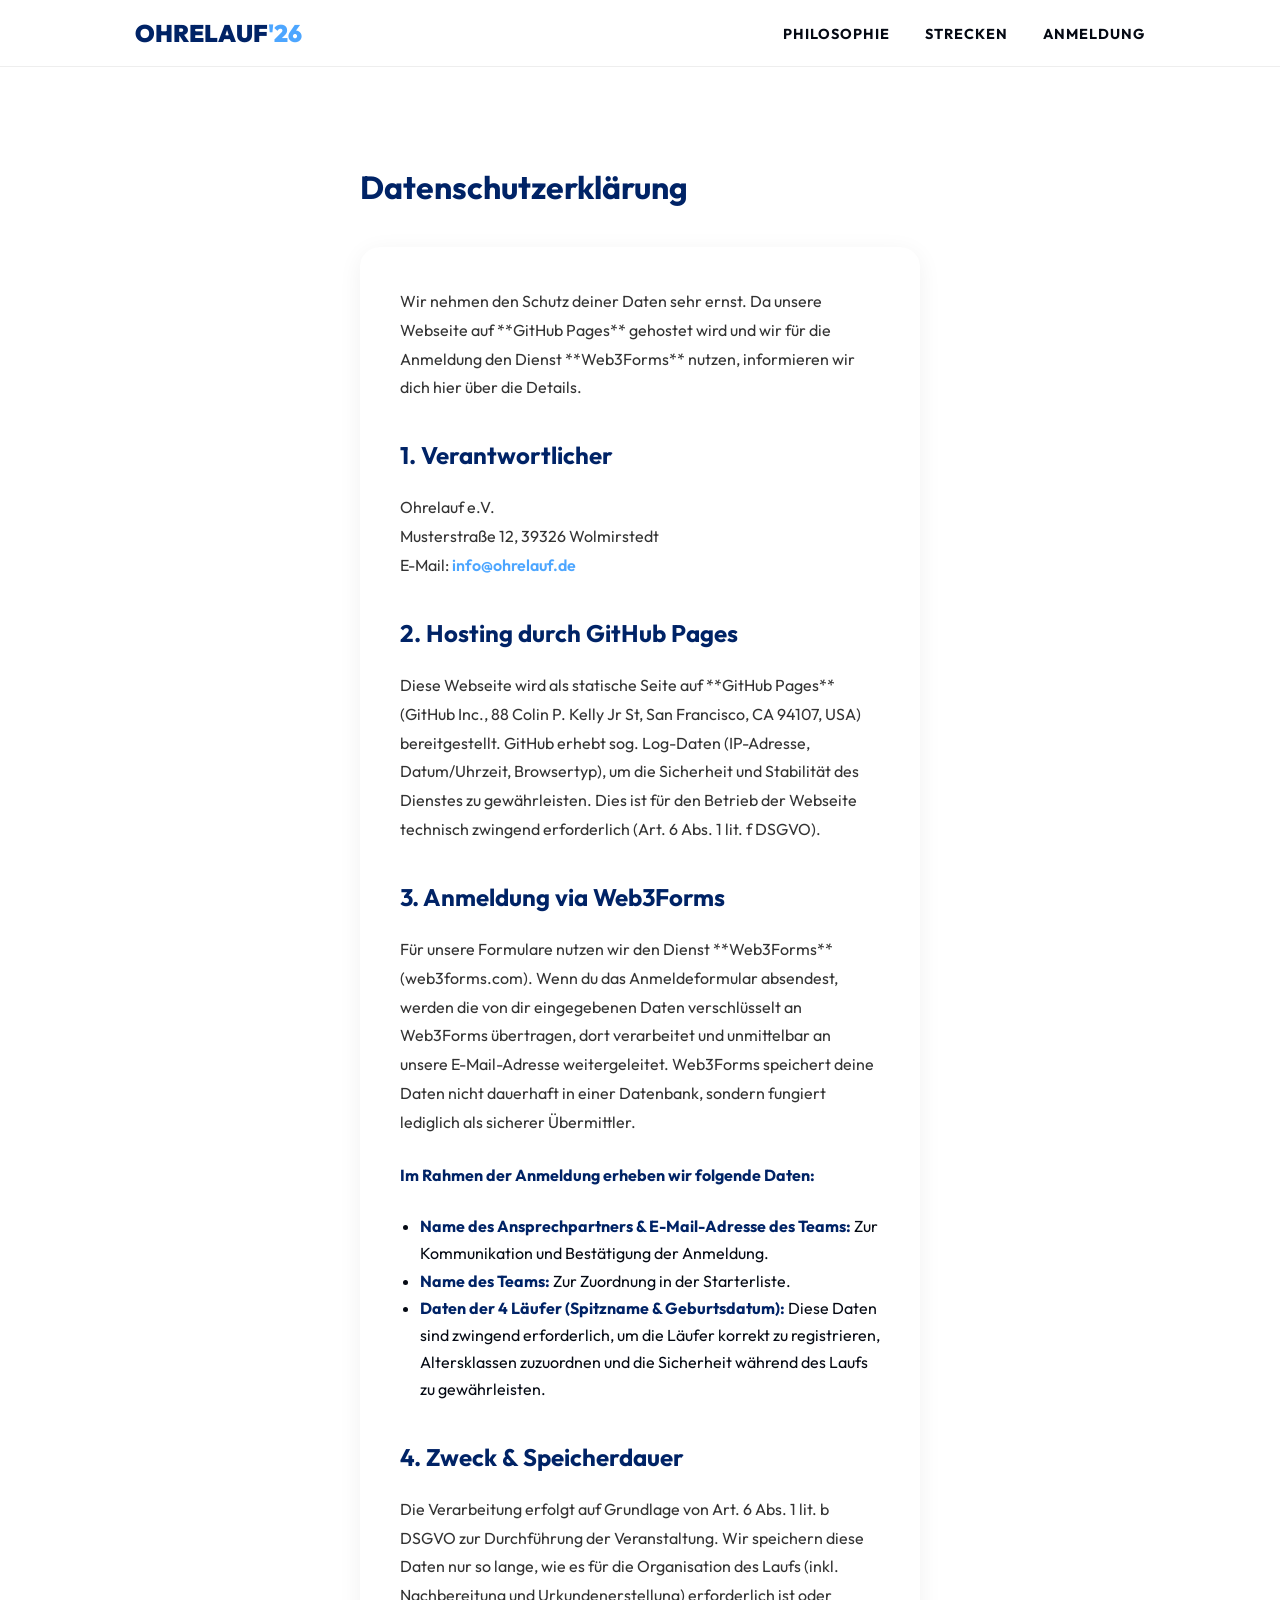
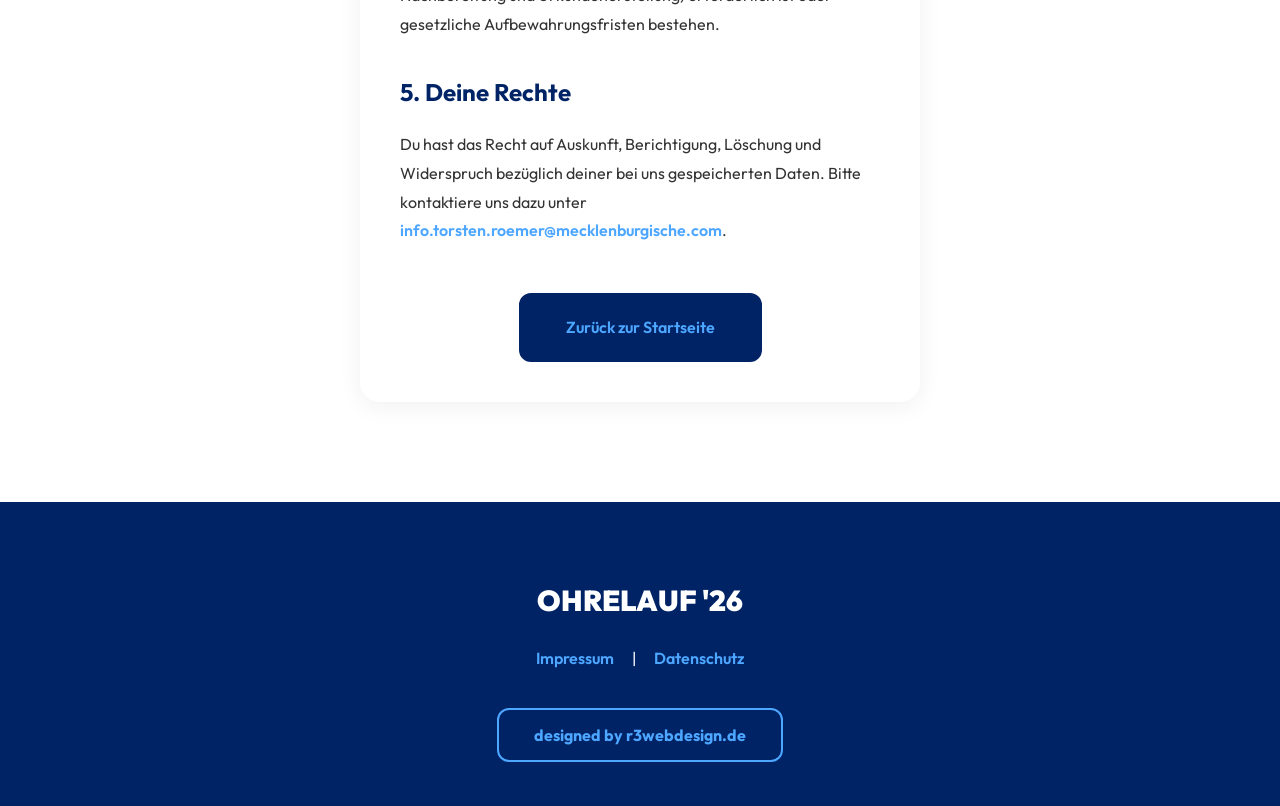
<file: datenschutz/datenschutz.html>
<!DOCTYPE html>
<html lang="de">
<head>
    <meta charset="UTF-8">
    <meta name="viewport" content="width=device-width, initial-scale=1.0">
    <title>Datenschutz | Wolmirstedter Ohrelauf 2026</title>
    <link href="https://fonts.googleapis.com/css2?family=Outfit:wght@300;400;700;900&display=swap" rel="stylesheet">
    <link rel="stylesheet" href="../style.css">
</head>
<body>
    <header class="header">
        <div class="container header-grid">
            <div class="logo">
                <a href="/" style="text-decoration: none; color: inherit;">
                    OHRELAUF<span>'26</span>
                </a>
            </div>
            <nav class="nav" id="main-nav">
                <ul>
                    <li><a href="../#philosophie">Philosophie</a></li>
                    <li><a href="../#strecken">Strecken</a></li>
                    <li><a href="../#anmeldung">Anmeldung</a></li>
                </ul>
            </nav>
        </div>
    </header>

    <div class="page-wrapper">
        <main>
            <section class="section">
                <div class="container">
                    <div class="container-small">
                        <h1 class="section-title">Datenschutzerklärung</h1>
                        
                        <div class="legal-content">
                            <p>
                                Wir nehmen den Schutz deiner Daten sehr ernst. Da unsere Webseite auf **GitHub Pages** gehostet wird und wir für die Anmeldung den Dienst **Web3Forms** nutzen, informieren wir dich hier über die Details.
                            </p>

                            <h2 style="font-size: 1.5rem; color: var(--brand); margin: 2rem 0 1rem 0;">1. Verantwortlicher</h2>
                            <p>
                                Ohrelauf e.V.<br>
                                Musterstraße 12, 39326 Wolmirstedt<br>
                                E-Mail: <a href="mailto:info@ohrelauf.de">info@ohrelauf.de</a>
                            </p>

                            <h2 style="font-size: 1.5rem; color: var(--brand); margin: 2rem 0 1rem 0;">2. Hosting durch GitHub Pages</h2>
                            <p>
                                Diese Webseite wird als statische Seite auf **GitHub Pages** (GitHub Inc., 88 Colin P. Kelly Jr St, San Francisco, CA 94107, USA) bereitgestellt. GitHub erhebt sog. Log-Daten (IP-Adresse, Datum/Uhrzeit, Browsertyp), um die Sicherheit und Stabilität des Dienstes zu gewährleisten. Dies ist für den Betrieb der Webseite technisch zwingend erforderlich (Art. 6 Abs. 1 lit. f DSGVO).
                            </p>

                            <h2 style="font-size: 1.5rem; color: var(--brand); margin: 2rem 0 1rem 0;">3. Anmeldung via Web3Forms</h2>
                            <p>
                                Für unsere Formulare nutzen wir den Dienst **Web3Forms** (web3forms.com). Wenn du das Anmeldeformular absendest, werden die von dir eingegebenen Daten verschlüsselt an Web3Forms übertragen, dort verarbeitet und unmittelbar an unsere E-Mail-Adresse weitergeleitet. Web3Forms speichert deine Daten nicht dauerhaft in einer Datenbank, sondern fungiert lediglich als sicherer Übermittler.
                            </p>
                            
                            <p><strong>Im Rahmen der Anmeldung erheben wir folgende Daten:</strong></p>
                            <ul style="margin-left: 20px; margin-bottom: 1.5rem; line-height: 1.7;">
                                <li><strong>Name des Ansprechpartners & E-Mail-Adresse des Teams:</strong> Zur Kommunikation und Bestätigung der Anmeldung.</li>
                                <li><strong>Name des Teams:</strong> Zur Zuordnung in der Starterliste.</li>
                                <li><strong>Daten der 4 Läufer (Spitzname & Geburtsdatum):</strong> Diese Daten sind zwingend erforderlich, um die Läufer korrekt zu registrieren, Altersklassen zuzuordnen und die Sicherheit während des Laufs zu gewährleisten.</li>
                            </ul>

                            <h2 style="font-size: 1.5rem; color: var(--brand); margin: 2rem 0 1rem 0;">4. Zweck & Speicherdauer</h2>
                            <p>
                                Die Verarbeitung erfolgt auf Grundlage von Art. 6 Abs. 1 lit. b DSGVO zur Durchführung der Veranstaltung. Wir speichern diese Daten nur so lange, wie es für die Organisation des Laufs (inkl. Nachbereitung und Urkundenerstellung) erforderlich ist oder gesetzliche Aufbewahrungsfristen bestehen.
                            </p>

                            <h2 style="font-size: 1.5rem; color: var(--brand); margin: 2rem 0 1rem 0;">5. Deine Rechte</h2>
                            <p>
                                Du hast das Recht auf Auskunft, Berichtigung, Löschung und Widerspruch bezüglich deiner bei uns gespeicherten Daten. Bitte kontaktiere uns dazu unter <a href="mailto:info.torsten.roemer@mecklenburgische.com">info.torsten.roemer@mecklenburgische.com</a>.
                            </p>

                            <div style="margin-top: 3rem; text-align: center;">
                                <a href="/" class="btn-primary">Zurück zur Startseite</a>
                            </div>
                        </div>
                    </div>
                </div>
            </section>
        </main>

        <footer class="footer">
            <div class="container centered">
                <div class="footer-logo">OHRELAUF '26</div>
                <div class="footer-nav">
                    <a href="../impressum/">Impressum</a> | <a href="../datenschutz/">Datenschutz</a>
                </div>
                <div class="portfolio-wrap">
                    <a href="https://r3webdesign.de" target="_blank" class="r3-button">
                        <span class="r3-txt">designed by r3webdesign.de</span>
                        <span class="r3-flare"></span>
                    </a>
                </div>
            </div>
        </footer>
    </div>
</body>
</html>
</file>
<file: style.css>
/* Outfit – self-hosted (latin + latin-ext, SIL OFL) */
@font-face {
font-family: 'Outfit';
font-style: normal;
font-weight: 300;
font-display: swap;
src: url('fonts/outfit/outfit-300.woff2') format('woff2');
}

@font-face {
font-family: 'Outfit';
font-style: normal;
font-weight: 400;
font-display: swap;
src: url('fonts/outfit/outfit-400.woff2') format('woff2');
}

@font-face {
font-family: 'Outfit';
font-style: normal;
font-weight: 700;
font-display: swap;
src: url('fonts/outfit/outfit-700.woff2') format('woff2');
}

@font-face {
font-family: 'Outfit';
font-style: normal;
font-weight: 900;
font-display: swap;
src: url('fonts/outfit/outfit-900.woff2') format('woff2');
}

/* --- 1. CORE RESET --- */
* {
margin: 0;
padding: 0;
box-sizing: border-box;
-webkit-font-smoothing: antialiased;
}

:root {
--brand: #002366;
--brand-light: #4da6ff;
--yellow: #FFDE21;
--white: #ffffff;
--black: #050a14;
--gray: #f8fafc;
}

html {
overflow-x: hidden;
overflow-x: clip;
max-width: 100%;
}

body {
font-family: 'Outfit', sans-serif;
color: var(--black);
background: var(--white);
overflow-x: hidden;
overflow-x: clip;
width: 100%;
max-width: 100%;
}

/* --- 2. CONTAINER SYSTEM --- */
.container {
max-width: 1050px;
margin: 0 auto;
padding: 0 20px;
width: 100%;
min-width: 0;
}

.container-small {
max-width: 600px;
margin: 0 auto;
padding: 0 20px;
}

.centered {
text-align: center;
}

/* --- 3. MOBILE SPLASH (FIXIERTER VORHANG) --- */
.mobile-splash {
display: none; /* Hide on Desktop */
}

@media (max-width: 768px) {
/* Der Vorhang - nur auf Startseite sichtbar */
.mobile-splash {
display: none; /* Standardmäßig aus */
position: fixed;
top: 0;
left: 0;
width: 100%;
height: 100vh;
height: 100dvh;
z-index: 1;
flex-direction: column;
justify-content: flex-start;
align-items: center;
padding-top: 12dvh;
text-align: center;
color: white;
overflow: hidden;
}

/* NUR auf der Startseite einblenden */
body.is-home .mobile-splash {
display: flex;
}

.splash-ui-stack {
display: flex;
flex-direction: column;
align-items: center;
width: 100%;
padding: 0 12px;
box-sizing: border-box;
}

.splash-bg {
position: absolute;
top: 0;
left: 0;
width: 100%;
height: 100%;
background: linear-gradient(rgba(0,35,102,0.7), rgba(0,0,0,0.9)), 
url('images/vorhang.webp') center/cover;
z-index: -1;
}

.pre-title {
display: block;
color: var(--brand-light);
text-transform: uppercase;
letter-spacing: 4px;
font-weight: 400;
font-size: 1rem;
margin-bottom: 5px;
}

.main-title {
font-size: 3.5rem;
font-weight: 900;
line-height: 1;
}

.sponsor-label {
color: var(--yellow);
margin-top: 0.35rem;
text-align: center;
font-size: 0.5rem;
line-height: 1;
font-weight: 500;
letter-spacing: 0;
white-space: nowrap;
}

.timer-mob {
margin-top: auto;
margin-bottom: 12dvh;
}

.days-val {
display: block;
font-size: 6rem;
font-weight: 900;
color: var(--brand-light);
line-height: 1;
}

.timer-mob label {
font-size: 1.1rem;
font-weight: 700;
text-transform: uppercase;
}

.swipe-area {
position: absolute;
bottom: 3dvh;
left: 50%;
transform: translateX(-50%);
text-align: center;
width: 100%;
}

.arrow-up {
font-size: 2.5rem;
color: var(--white);
animation: swipeUp 2s infinite ease-in-out;
margin-bottom: 5px;
}

.swipe-text {
display: block;
font-size: 0.9rem;
color: rgba(255, 255, 255, 0.8);
text-transform: uppercase;
letter-spacing: 1px;
}

/* Page Wrapper - Standardmäßig KEIN margin-top */
.page-wrapper {
position: relative;
z-index: 10;
margin-top: 0;
background: var(--white);
min-height: auto;
max-width: 100%;
overflow-x: hidden;
overflow-x: clip;
}

/* NUR auf Startseite: margin-top + shadow */
body.is-home .page-wrapper {
margin-top: 100vh;
margin-top: 100dvh;
box-shadow: 0 -30px 60px rgba(0,0,0,0.4);
min-height: 100vh;
min-height: 100dvh;
}
}

/* Desktop Reset */
@media (min-width: 769px) {
.mobile-splash {
display: none !important;
}
.page-wrapper {
margin-top: 0 !important;
box-shadow: none !important;
}
}

.days-val {
display: block;
font-size: 6rem;
font-weight: 900;
color: var(--brand-light);
line-height: 1;
}

.timer-mob label {
font-size: 1.1rem;
font-weight: 700;
text-transform: uppercase;
}

.arrow-up {
font-size: 2.5rem;
color: var(--white);
animation: swipeUp 2s infinite ease-in-out;
margin-bottom: 5px;
}

.swipe-text {
display: block;
font-size: 0.9rem;
color: rgba(255, 255, 255, 0.8);
text-transform: uppercase;
letter-spacing: 1px;
}

/* --- 4. HEADER (SAUBER & MITTIG) --- */
.header {
background: rgba(255,255,255,0.95);
backdrop-filter: blur(15px);
position: sticky;
top: 0;
z-index: 1000;
padding: 18px 0;
border-bottom: 1px solid #eee;
}

.header-grid {
display: flex;
justify-content: space-between;
align-items: center;
}

.logo {
font-weight: 900;
font-size: 1.5rem;
color: var(--brand);
}

.logo span { color: var(--brand-light); }

.nav ul {
display: flex;
list-style: none; /* Keine Punkte! */
gap: 35px;
}

.nav a {
text-decoration: none;
color: var(--black);
font-weight: 700;
font-size: 0.9rem;
text-transform: uppercase;
letter-spacing: 1px;
}

@media (max-width: 768px) {
.nav { display: none; }
}

/* --- 5. DESKTOP HERO (KOMPAKT) --- */
.hero-desktop {
display: flex;
justify-content: center;
padding: 100px 0;
}

@media (max-width: 768px) {
.hero-desktop { display: none; }
}

.hero-grid {
display: grid;
grid-template-columns: 1fr 1fr;
max-width: 1050px;
gap: 60px;
align-items: center;
}

.hero-text h1 {
font-size: 4.8rem;
font-weight: 900;
line-height: 0.85;
color: var(--brand);
letter-spacing: -3px;
margin-bottom: 25px;
}

.gradient {
background: linear-gradient(45deg, var(--brand), var(--brand-light));
-webkit-background-clip: text;
-webkit-text-fill-color: transparent;
}

.countdown {
font-size: 2.2rem;
font-weight: 900;
color: var(--brand-light);
margin-bottom: 30px;
}

.hero-img-stack {
position: relative;
}

.main-img {
width: 100%;
border-radius: 40px;
position: relative;
z-index: 2;
box-shadow: 0 40px 100px rgba(0,35,102,0.12);
}

.glow {
position: absolute;
top: 50%; left: 50%; transform: translate(-50%, -50%);
width: 110%; height: 110%;
background: radial-gradient(circle, rgba(0,68,204,0.15) 0%, transparent 70%);
filter: blur(80px);
z-index: 1;
}

.stats-card {
position: absolute;
bottom: -20px; left: -40px;
background: rgba(255,255,255,0.85);
backdrop-filter: blur(25px);
padding: 25px;
border-radius: 25px;
z-index: 3;
box-shadow: 0 20px 50px rgba(0,0,0,0.08);
text-decoration: none;
color: var(--brand);
cursor: pointer;
}

.stats-card:hover {
color: var(--brand-light);
}

.stats-card:focus-visible {
outline: 3px solid var(--brand-light);
outline-offset: 3px;
}

/* --- 6. DIE 3 KARTEN --- */
/* === STRECKENKARTEN – Vorhang von oben === */
.card-grid {
display: grid;
grid-template-columns: 1fr;
gap: 25px;
margin-top: 40px;
}

.flip-card {
height: 420px;
cursor: pointer;
transition: transform 0.2s ease;
position: relative;
overflow: hidden;
border-radius: 25px;
isolation: isolate;
-webkit-tap-highlight-color: transparent;
}

.flip-card:active {
transform: scale(0.98);
}

.card-inner {
position: relative;
width: 100%;
height: 100%;
}

.card-front, .card-back {
position: absolute;
width: 100%;
height: 100%;
border-radius: 25px;
overflow: hidden;
box-shadow: 0 8px 30px rgba(0, 35, 102, 0.08);
}

/* FRONT CARD */
.card-front {
background: white;
display: flex;
flex-direction: column;
}

.c-img {
height: 60%;
overflow: hidden;
position: relative;
background: #f5f5f5;
}

.c-img img {
width: 100%;
height: 100%;
object-fit: contain;
object-position: center;
transition: transform 0.5s ease;
}

/* Gradient Overlay - NUR auf Vorderseite */
.card-front .c-img::after {
content: '';
position: absolute;
top: 0;
left: 0;
right: 0;
bottom: 0;
background: linear-gradient(to bottom, 
rgba(77, 166, 255, 0.15) 0%,
rgba(77, 166, 255, 0.08) 30%,
rgba(255, 255, 255, 0.3) 70%,
rgba(255, 255, 255, 1) 100%
);
pointer-events: none;
z-index: 1;
}

.flip-card:hover .c-img img {
transform: scale(1.03);
}

.c-content {
height: 40%;
padding: 25px 25px 15px 25px;
display: flex;
flex-direction: column;
justify-content: center;
align-items: center;
text-align: center;
position: relative;
}

.c-content h3 {
font-size: 1.6rem;
font-weight: 800;
color: var(--brand);
margin-bottom: 8px;
letter-spacing: -0.5px;
}

.c-content p {
font-size: 1.1rem;
color: #666;
font-weight: 500;
margin-bottom: 15px;
}

/* BACK CARD – Vorhang-Overlay */
.card-back {
color: white;
transform: translate3d(0, -100%, 0);
transition: transform 0.65s cubic-bezier(0.32, 0.72, 0, 1);
background:
linear-gradient(180deg, rgba(0, 35, 102, 0.82) 0%, rgba(0, 35, 102, 0.94) 100%),
url('images/vorhang.webp') center top / cover no-repeat;
display: flex;
flex-direction: column;
justify-content: center;
align-items: center;
padding: 40px 30px 30px 30px;
text-align: center;
position: relative;
z-index: 4;
will-change: transform;
}

.card-back::before {
content: '';
position: absolute;
left: 0;
right: 0;
bottom: 0;
height: 32px;
background: linear-gradient(to bottom, transparent, rgba(0, 0, 0, 0.4));
pointer-events: none;
z-index: 1;
}

.card-back::after {
content: '';
position: absolute;
left: 0;
right: 0;
top: 0;
height: 14px;
background: linear-gradient(to bottom, rgba(255, 255, 255, 0.2), transparent);
pointer-events: none;
z-index: 1;
}

.card-back h3,
.card-back p,
.card-back .card-hint {
position: relative;
z-index: 2;
}

.card-back h3 {
font-size: 1.8rem;
font-weight: 800;
margin-bottom: 30px;
letter-spacing: -0.5px;
}

.card-back p {
font-size: 1.15rem;
line-height: 2;
font-weight: 400;
opacity: 0.95;
margin-bottom: 20px;
}

.card-back br {
display: block;
margin: 8px 0;
}

.flip-card.flipped .card-back {
transform: translate3d(0, 0, 0);
}

.flip-card:not(.flipped) .card-back {
pointer-events: none;
}

/* CARD HINT */
.card-hint {
display: block;
font-size: 0.7rem;
font-weight: 600;
opacity: 0.4;
margin-top: auto;
transition: opacity 0.3s ease;
}

.card-front .card-hint {
color: var(--brand);
}

.card-back .card-hint {
color: white;
opacity: 0.5;
}

.flip-card:hover .card-hint {
opacity: 0.7;
}

/* Tablet (ab 600px) */
@media (min-width: 600px) {
.card-grid {
grid-template-columns: repeat(2, 1fr);
gap: 30px;
}
}

/* Desktop (ab 900px) */
@media (min-width: 900px) {
.card-grid {
grid-template-columns: repeat(3, 1fr);
gap: 35px;
}
.card-hint {
font-size: 0.65rem;
}
}

/* Large Desktop (ab 1200px) */
@media (min-width: 1200px) {
.card-grid {
gap: 40px;
}
}
/* --- 7. FOOTER --- */
.footer {
background: var(--brand);
color: white;
padding: 80px 20px 40px 20px;
}

.footer-logo {
font-size: 1.8rem;
font-weight: 900;
color: white;
margin-bottom: 20px;
}

.footer-nav {
margin: 30px 0;
}

.footer-nav a {
color: var(--brand-light);
text-decoration: none;
font-weight: 600;
margin: 0 15px;
transition: color 0.3s ease;
}

.footer-nav a:hover {
color: white;
}

.portfolio-wrap {
margin-top: 40px;
}

.r3-button {
display: inline-block;
padding: 15px 35px;
background: transparent;
color: var(--brand-light);
text-decoration: none;
font-weight: 700;
border-radius: 12px;
border: 2px solid var(--brand-light);
transition: all 0.3s ease;
position: relative;
overflow: hidden;
}

.r3-button:hover {
color: white;
border-color: white;
transform: translateY(-3px);
box-shadow: 0 5px 20px rgba(255, 255, 255, 0.2);
}

.r3-txt {
position: relative;
z-index: 2;
}

.r3-flare {
position: absolute;
top: 0;
left: -100%;
width: 100%;
height: 100%;
background: linear-gradient(90deg, transparent, rgba(255, 255, 255, 0.1), transparent);
transition: 0.5s;
z-index: 1;
}

.r3-button:hover .r3-flare {
left: 100%;
}

/* Mobile */
@media (max-width: 600px) {
.footer {
padding: 60px 20px 30px 20px;
}
.footer-logo {
font-size: 1.5rem;
}
.footer-nav a {
display: inline-block;
margin: 10px;
}
}

/* --- ANIMATIONS --- */
@keyframes swipeUp {
0% { transform: translateY(15px); opacity: 0; }
50% { transform: translateY(0); opacity: 1; }
100% { transform: translateY(-15px); opacity: 0; }
}

.section { padding: 100px 0; }
.gray { background: var(--gray); }
.section-title { font-size: 2.5rem; color: var(--brand); margin-bottom: 40px; }
.btn-primary { display: inline-block; padding: 18px 45px; background: var(--brand); color: white; text-decoration: none; border-radius: 12px; font-weight: 900; }
.btn-primary.full { width: 100%; border: none; cursor: pointer; }
.glass-form input { width: 100%; padding: 15px; margin-bottom: 15px; border: 1px solid #ddd; border-radius: 10px; }

@media (max-width: 768px) {
/* Die Navigation ist standardmäßig unsichtbar und oben "geparkt" */
.nav {
display: none; /* Oder position: absolute; transform: translateY(-100%); */
position: absolute;
top: 100%;
left: 0;
width: 100%;
background: white;
padding: 40px 20px;
border-bottom: 2px solid var(--brand);
z-index: 999;
}

/* WENN das Skript die Klasse .active hinzufügt, wird sie sichtbar */
.nav.active {
display: block;
}

/* BURGER ANIMATION: Zum X werden */
.burger-btn.is-open span:nth-child(1) {
transform: translateY(9px) rotate(45deg);
}
.burger-btn.is-open span:nth-child(2) {
opacity: 0;
}
.burger-btn.is-open span:nth-child(3) {
transform: translateY(-9px) rotate(-45deg);
}
}
.hero {
position: relative;
display: flex;
flex-direction: column;
align-items: center;
}

.title-wrap {
position: relative;
display: inline-block;
}

.pre-title {
position: absolute;
top: -1.2em;
left: 0;
font-size: 0.75rem;
letter-spacing: 0.3em;
color: #4da3ff;
}

.main-title {
position: relative;
font-size: 3rem;
font-weight: 800;
color: #fff;
line-height: 1;
}

.year {
position: absolute;
bottom: -1.2em;
right: 0;
font-size: 2.5rem;
font-weight: 800;
color: #4da3ff;
}

.bottom-group {
position: absolute;
bottom: 20vh; /* Im unteren Drittel */
left: 50%;
transform: translateX(-50%);
text-align: center;
}

.days-big {
display: block;
font-size: 6rem; 
font-weight: 900;
color: var(--brand-light);
line-height: 1;
margin-bottom: 10px;
}

.timer-mob label {
font-size: 1.2rem; /* Auch etwas größer */
font-weight: 700;
text-transform: uppercase;
color: white;
}
.swipe-area {
position: absolute;
bottom: 4vh; /* Ganz unten */
left: 50%;
transform: translateX(-50%);
text-align: center;
z-index: 10;
}

.arrow-up {
font-size: 2.5rem;
color: var(--white);
animation: swipeUp 2s infinite ease-in-out;
display: block;
margin: 0 auto 20px auto; /* Zentriert + Abstand */
line-height: 1;
position: relative; /* WICHTIG: Kein absolute! */
}

.swipe-text {
display: inline;
font-size: 0.95rem;
color: rgba(255, 255, 255, 0.9);
white-space: nowrap;
font-weight: 400;
}

@keyframes swipeUp {
0%, 100% { 
transform: translateY(8px); 
opacity: 0; 
}
50% { 
transform: translateY(-8px); 
opacity: 1; 
}
}
/* Burger Button (nur auf Mobile) */
.burger-btn {
display: none;
flex-direction: column;
gap: 6px;
background: none;
border: none;
cursor: pointer;
padding: 10px;
z-index: 1001;
}

.burger-btn span {
width: 28px;
height: 3px;
background: var(--brand);
border-radius: 3px;
transition: all 0.3s ease;
}

@media (max-width: 768px) {
.burger-btn {
display: flex; /* Zeige Burger auf Mobile */
}
.nav {
display: none;
position: absolute;
top: 100%;
left: 0;
width: 100%;
background: white;
padding: 40px 20px;
border-bottom: 2px solid var(--brand);
z-index: 999;
}
.nav.active {
display: block;
}
.nav ul {
flex-direction: column;
gap: 20px;
}
/* BURGER ANIMATION: Zum X werden */
.burger-btn.is-open span:nth-child(1) {
transform: translateY(9px) rotate(45deg);
}
.burger-btn.is-open span:nth-child(2) {
opacity: 0;
}
.burger-btn.is-open span:nth-child(3) {
transform: translateY(-9px) rotate(-45deg);
}
}
/* --- 8. PHILOSOPHY SECTION --- */

#philosophie {
background: var(--white);
}

.phil-right {
background: white;
padding: 30px 20px;
border-radius: 20px;
border: 2px solid var(--brand);
box-shadow: 0 8px 30px rgba(0, 35, 102, 0.06);
}

/* Mobile Base Styles */
.philosophy-grid {
display: flex;
flex-direction: column;
gap: 25px;
}

.phil-left .section-title {
font-size: 2.2rem;
line-height: 1.1;
margin-bottom: 15px;
letter-spacing: -1px;
}

.phil-tagline {
font-size: 1.1rem;
font-weight: 600;
color: var(--brand-light);
line-height: 1.3;
margin-bottom: 0;
}

.phil-text {
font-size: 1rem;
line-height: 1.7;
margin-bottom: 20px;
color: #333;
}

.phil-cta {
display: flex;
align-items: center;
gap: 12px;
margin-top: 30px;
padding: 20px;
background: linear-gradient(135deg, rgba(77, 166, 255, 0.1), rgba(0, 35, 102, 0.05));
border-radius: 15px;
border-left: 4px solid var(--brand-light);
font-size: 1rem;
font-weight: 700;
color: var(--brand);
line-height: 1.4;
}

.cta-icon {
font-size: 1.5rem;
flex-shrink: 0;
}

/* Tablet (ab 600px) */
@media (min-width: 600px) {
.philosophy-grid {
gap: 35px;
}
.phil-left .section-title {
font-size: 2.8rem;
margin-bottom: 18px;
}
.phil-tagline {
font-size: 1.2rem;
}
.phil-right {
padding: 40px 30px;
}
.phil-text {
font-size: 1.05rem;
}
.phil-cta {
font-size: 1.1rem;
padding: 22px;
}
.cta-icon {
font-size: 1.8rem;
}
}

/* Desktop (ab 900px) */
@media (min-width: 900px) {
.philosophy-grid {
display: grid;
grid-template-columns: 1fr 1.5fr;
gap: 60px;
align-items: start;
}
.phil-left {
position: sticky;
top: 120px;
}
.phil-left .section-title {
font-size: 3.2rem;
letter-spacing: -2px;
margin-bottom: 20px;
}
.phil-tagline {
font-size: 1.25rem;
line-height: 1.4;
max-width: 280px; /* Begrenzt Breite für weniger Umbrüche */
}
.phil-right {
padding: 50px 40px;
border-radius: 25px;
}
.phil-text {
font-size: 1.08rem;
line-height: 1.8;
margin-bottom: 22px;
}
.phil-cta {
margin-top: 35px;
padding: 25px;
font-size: 1.15rem;
}
.cta-icon {
font-size: 2rem;
}
}

/* Large Desktop (ab 1200px) */
@media (min-width: 1200px) {
.philosophy-grid {
gap: 80px;
}
.phil-left .section-title {
font-size: 3.5rem;
margin-bottom: 25px;
}
.phil-tagline {
font-size: 1.3rem;
line-height: 1.5;
max-width: 320px; /* Mehr Platz auf großen Screens */
}
.phil-right {
padding: 60px;
border-radius: 30px;
}
.phil-text {
font-size: 1.1rem;
margin-bottom: 25px;
}
.phil-cta {
margin-top: 40px;
font-size: 1.2rem;
}
}
/* === ERGEBNISSE TABELLEN === */

.results-intro {
max-width: 600px;
margin: -20px auto 35px;
color: #555;
font-size: 1.05rem;
line-height: 1.6;
}

.results-tabs {
display: flex;
gap: 10px;
justify-content: center;
margin-bottom: 40px;
flex-wrap: wrap;
}

.tab-btn {
padding: 12px 25px;
background: white;
border: 2px solid #e0e0e0;
border-radius: 25px;
font-size: 0.95rem;
font-weight: 700;
color: #666;
cursor: pointer;
transition: all 0.3s ease;
text-transform: uppercase;
letter-spacing: 0.5px;
}

.tab-btn:hover {
border-color: var(--brand-light);
color: var(--brand);
}

.tab-btn.active {
background: var(--brand);
border-color: var(--brand);
color: white;
transform: translateY(-2px);
box-shadow: 0 4px 15px rgba(0, 35, 102, 0.2);
}

.results-wrap {
background: white;
border-radius: 20px;
padding: 30px;
box-shadow: 0 5px 25px rgba(0, 0, 0, 0.06);
max-width: 100%;
overflow-x: auto;
-webkit-overflow-scrolling: touch;
}

.tab-panel {
animation: fadeIn 0.4s ease;
}

.tab-panel.is-hidden {
display: none;
}

@keyframes fadeIn {
from {
opacity: 0;
transform: translateY(10px);
}
to {
opacity: 1;
transform: translateY(0);
}
}

/* Tabelle */
.results {
width: 100%;
border-collapse: collapse;
table-layout: fixed;
}

.results th,
.results td {
overflow-wrap: break-word;
word-break: break-word;
}

.results th:first-child,
.results td:first-child {
white-space: nowrap;
word-break: normal;
overflow-wrap: normal;
width: 15%;
}

.results th:nth-child(2),
.results td:nth-child(2) {
width: 45%;
}

.results th:last-child,
.results td:last-child {
width: 40%;
}

.results thead {
background: var(--gray);
}

.results th {
padding: 15px 20px;
text-align: left;
font-weight: 800;
font-size: 0.85rem;
text-transform: uppercase;
letter-spacing: 1px;
color: var(--brand);
}

.results tbody tr {
border-bottom: 1px solid #f0f0f0;
transition: all 0.3s ease;
}

.results tbody tr:last-child {
border-bottom: none;
}

.results tbody tr:hover {
background: #f8f9ff;
transform: translateX(5px);
}

.results td {
padding: 18px 20px;
color: #333;
}

/* Erste Spalte (Platz) */
.results td:first-child {
font-weight: 800;
font-size: 1.1rem;
color: var(--brand);
}

/* Teamname */
.results td:nth-child(2) {
font-weight: 600;
}

/* Zeit / Kategorie */
.results td:last-child {
font-weight: 800;
font-size: 1.1rem;
color: var(--brand-light);
text-align: right;
font-family: 'Courier New', monospace;
}

.results th:last-child {
text-align: right;
}

#starterliste .results td:last-child {
font-family: inherit;
text-transform: uppercase;
letter-spacing: 0.5px;
}

/* Medal Highlights - Top 3 (nur Ergebnisse) */
#ergebnisse .results tbody tr:nth-child(1) {
background: linear-gradient(90deg, rgba(255, 215, 0, 0.08), transparent);
}

#ergebnisse .results tbody tr:nth-child(1) td:first-child::before {
content: '🥇 ';
}

#ergebnisse .results tbody tr:nth-child(2) {
background: linear-gradient(90deg, rgba(192, 192, 192, 0.08), transparent);
}

#ergebnisse .results tbody tr:nth-child(2) td:first-child::before {
content: '🥈 ';
}

#ergebnisse .results tbody tr:nth-child(3) {
background: linear-gradient(90deg, rgba(205, 127, 50, 0.08), transparent);
}

#ergebnisse .results tbody tr:nth-child(3) td:first-child::before {
content: '🥉 ';
}

/* Mobile Responsive */
@media (max-width: 600px) {
.results-wrap {
padding: 20px 15px;
}
.results th,
.results td {
padding: 12px 8px;
font-size: 0.85rem;
}
.results th {
font-size: 0.7rem;
}
.results th:first-child,
.results td:first-child {
width: 15%;
font-size: 0.9rem;
}
.results td:last-child {
font-size: 0.8rem;
white-space: nowrap;
}
.results tbody tr:hover {
transform: none;
}
.tab-btn {
padding: 10px 20px;
font-size: 0.85rem;
}
}
/* === EVENT INFO BANNER === */

.event-info {
background: linear-gradient(135deg, var(--brand) 0%, #003d99 100%);
padding: 50px 0;
color: white;
}

.info-grid {
display: grid;
grid-template-columns: 1fr;
gap: 30px;
max-width: 900px;
margin: 0 auto;
}

.info-item {
display: flex;
align-items: center;
gap: 20px;
background: rgba(255, 255, 255, 0.1);
padding: 25px;
border-radius: 20px;
backdrop-filter: blur(10px);
transition: all 0.3s ease;
text-decoration: none;
color: white;
}

.info-item:hover {
transform: translateY(-3px);
background: rgba(255, 255, 255, 0.15);
}

/* Klickbare Karte */
.info-item.clickable {
cursor: pointer;
position: relative;
}

.info-item.clickable:hover {
background: rgba(77, 166, 255, 0.25);
transform: translateY(-5px);
box-shadow: 0 8px 25px rgba(0, 0, 0, 0.2);
}

.info-icon {
font-size: 2.5rem;
flex-shrink: 0;
filter: grayscale(1) brightness(0) invert(1);
opacity: 0.9;
/* Macht Emojis einfarbig hell */
}

/* Alternativ: Unicode-Symbole in hellblau */
.info-item:nth-child(1) .info-icon::before {
content: '📅';
filter: none;
color: var(--brand-light);
}

.info-item:nth-child(2) .info-icon::before {
content: '⏰';
filter: none;
color: var(--brand-light);
}

.info-item:nth-child(3) .info-icon::before {
content: '📍';
filter: none;
color: var(--brand-light);
}

.info-text {
display: flex;
flex-direction: column;
flex: 1;
}

.info-label {
font-size: 0.85rem;
text-transform: uppercase;
letter-spacing: 1px;
opacity: 0.8;
font-weight: 600;
}

.info-value {
font-size: 1.3rem;
font-weight: 800;
margin-top: 3px;
}

.info-hint {
font-size: 0.8rem;
color: var(--yellow);
margin-top: 5px;
font-weight: 600;
opacity: 0;
transition: opacity 0.3s ease;
}

.info-item.clickable:hover .info-hint {
opacity: 1;
}

.info-grid-cta {
grid-column: 1 / -1;
justify-self: center;
margin-top: 10px;
}

/* Tablet (ab 600px) */
@media (min-width: 600px) {
.info-grid {
grid-template-columns: repeat(3, 1fr);
gap: 20px;
}
.info-item {
flex-direction: column;
text-align: center;
padding: 30px 20px;
}
.info-icon {
font-size: 3rem;
}
.info-value {
font-size: 1.2rem;
}
}
/* Mobile: Info-Items gleiche Höhe */
@media (max-width: 599px) {
.info-item {
min-height: 120px; /* Alle gleich hoch */
display: flex;
align-items: center;
}
}

/* Desktop (ab 900px) */
@media (min-width: 900px) {
.event-info {
padding: 60px 0;
}
.info-item {
padding: 35px 25px;
}
.info-icon {
font-size: 2.5rem;
color: var(--brand-light); /* Hellblau */
flex-shrink: 0;
width: auto; /* Wichtig */
display: inline-block; /* Statt flex */
}

.info-value {
font-size: 1.4rem;
}
}

/* --- VORBEREITUNGSTRAINING --- */
#vorbereitung.training-section {
padding-top: 60px;
}

.training-section--embedded {
margin: 50px 0 60px;
background: var(--gray);
border-radius: 25px;
padding: 40px 30px;
}

.training-intro {
max-width: 600px;
margin: 0 auto 40px;
color: #555;
font-size: 1.05rem;
line-height: 1.6;
}

.training-section--embedded .training-intro {
margin: 0 0 35px;
max-width: none;
text-align: left;
}

.training-section--embedded .section-title {
font-size: 2rem;
margin-bottom: 10px;
text-align: left;
}

.training-grid {
display: flex;
flex-direction: column;
align-items: center;
gap: 35px;
max-width: 900px;
margin: 0 auto;
}

.training-flyer-wrap {
margin: 0;
max-width: 420px;
width: 100%;
}

.training-flyer {
width: 100%;
height: auto;
border-radius: 16px;
box-shadow: 0 12px 40px rgba(0, 35, 102, 0.15);
cursor: pointer;
transition: transform 0.3s ease, box-shadow 0.3s ease;
display: block;
}

.training-flyer:hover {
transform: scale(1.02);
box-shadow: 0 16px 50px rgba(0, 35, 102, 0.2);
}

.training-flyer-hint {
text-align: center;
font-size: 0.85rem;
color: #888;
margin-top: 10px;
font-weight: 500;
}

.training-details {
width: 100%;
}

.training-details-title {
font-size: 1.3rem;
font-weight: 800;
color: var(--brand);
margin-bottom: 20px;
text-transform: uppercase;
letter-spacing: 1px;
}

.training-dates {
list-style: none;
display: flex;
flex-direction: column;
gap: 12px;
margin-bottom: 30px;
}

.training-dates li {
background: white;
border-radius: 14px;
box-shadow: 0 4px 15px rgba(0, 35, 102, 0.06);
border: 1px solid #eef2f7;
}

.training-section--embedded .training-dates li {
border: 1px solid #e8edf3;
}

.training-date {
display: flex;
align-items: center;
gap: 16px;
padding: 16px 20px;
}

.training-date time {
font-weight: 700;
font-size: 1.15rem;
color: var(--brand);
}

.training-date.is-past time {
text-decoration: line-through;
opacity: 0.45;
}

.training-date.is-past .info-icon::before {
opacity: 0.45;
}

.training-dates .info-icon {
font-size: 1.8rem;
flex-shrink: 0;
}

.training-dates .info-icon::before {
content: '📅';
filter: none;
color: var(--brand-light);
}

.training-meta-item .info-icon {
font-size: 1.8rem;
flex-shrink: 0;
}

.training-meta-item:nth-child(1) .info-icon::before {
content: '⏰';
filter: none;
color: var(--brand-light);
}

.training-meta-item:nth-child(2) .info-icon::before {
content: '📍';
filter: none;
color: var(--brand-light);
}

.training-meta {
display: flex;
flex-direction: column;
gap: 16px;
margin-bottom: 25px;
}

.training-meta-item {
display: flex;
align-items: center;
gap: 16px;
background: white;
padding: 18px 20px;
border-radius: 14px;
box-shadow: 0 4px 15px rgba(0, 35, 102, 0.06);
border: 1px solid #eef2f7;
}

.training-section--embedded .training-meta-item {
border: 1px solid #e8edf3;
}

.training-meta-label {
display: block;
font-size: 0.8rem;
text-transform: uppercase;
letter-spacing: 1px;
color: #888;
font-weight: 600;
}

.training-meta-value {
display: block;
font-size: 1.1rem;
font-weight: 800;
color: var(--brand);
margin-top: 2px;
}

.training-meta-link {
text-decoration: none;
transition: color 0.3s ease;
}

.training-meta-link:hover {
color: var(--brand-light);
}

.training-note {
font-size: 1rem;
font-weight: 600;
color: #444;
line-height: 1.5;
padding: 18px 20px;
background: linear-gradient(135deg, rgba(77, 166, 255, 0.1) 0%, rgba(0, 35, 102, 0.05) 100%);
border-left: 4px solid var(--brand-light);
border-radius: 0 12px 12px 0;
margin-bottom: 25px;
}

.training-more-link {
display: inline-block;
}

@media (min-width: 900px) {
.training-grid {
flex-direction: row;
align-items: start;
gap: 50px;
}

.training-flyer-wrap {
flex: 0 0 40%;
max-width: 420px;
position: sticky;
top: 120px;
}

.training-details {
flex: 1;
}
}

@media (max-width: 599px) {
.training-section {
padding: 50px 0;
}

.training-section .section-title {
font-size: clamp(1.35rem, 5.5vw, 1.85rem);
line-height: 1.2;
letter-spacing: -0.5px;
hyphens: auto;
-webkit-hyphens: auto;
overflow-wrap: break-word;
}

.training-section--embedded .section-title {
font-size: clamp(1.25rem, 5vw, 1.65rem);
}

.training-section--embedded {
padding: 30px 20px;
margin: 35px 0 45px;
}
}

/* Hero Buttons */
.hero-buttons {
display: flex;
gap: 15px;
flex-wrap: wrap;
margin-top: 30px;
}

.btn-primary, .btn-secondary {
display: inline-block;
padding: 18px 45px;
text-decoration: none;
border-radius: 12px;
font-weight: 900;
transition: all 0.3s ease;
}

.btn-primary {
background: var(--brand);
color: white;
border: 2px solid var(--brand);
}

.btn-primary:hover {
background: var(--brand-light);
border-color: var(--brand-light);
transform: translateY(-3px);
box-shadow: 0 5px 20px rgba(0, 35, 102, 0.3);
}

.btn-secondary {
background: transparent;
color: var(--brand);
border: 2px solid var(--brand);
}

.btn-secondary:hover {
background: var(--brand);
color: white;
transform: translateY(-3px);
box-shadow: 0 5px 20px rgba(0, 35, 102, 0.2);
}

/* Mobile */
@media (max-width: 768px) {
.hero-buttons {
flex-direction: column;
}
.btn-primary, .btn-secondary {
width: 100%;
text-align: center;
}
}
/* === LEGAL CONTENT (Impressum/Datenschutz) === */

.legal-content {
background: white;
padding: 40px;
border-radius: 20px;
box-shadow: 0 5px 25px rgba(0, 0, 0, 0.06);
line-height: 1.8;
}

.legal-content p {
margin-bottom: 1.5rem;
color: #333;
}

.legal-content strong {
color: var(--brand);
font-weight: 700;
}

.legal-content a {
color: var(--brand-light);
text-decoration: none;
font-weight: 600;
transition: color 0.3s ease;
}

.legal-content a:hover {
color: var(--brand);
}

@media (max-width: 600px) {
.legal-content {
padding: 30px 20px;
}
}
/* === ANMELDEFORMULAR === */

.anmelde-form {
background: white;
padding: 40px;
border-radius: 20px;
box-shadow: 0 5px 25px rgba(0, 0, 0, 0.06);
}

.form-section {
margin-bottom: 40px;
padding-bottom: 30px;
border-bottom: 2px solid var(--gray);
}

.form-section:last-of-type {
border-bottom: none;
}

.form-section-title {
font-size: 1.4rem;
font-weight: 800;
color: var(--brand);
margin-bottom: 20px;
}

.form-row {
display: grid;
grid-template-columns: 1fr 1fr;
gap: 20px;
}

.form-group {
margin-bottom: 20px;
}

.form-group label {
display: block;
font-weight: 700;
color: var(--brand);
margin-bottom: 8px;
font-size: 0.9rem;
}

.form-group input,
.form-group select {
width: 100%;
padding: 15px;
border: 2px solid #e0e0e0;
border-radius: 10px;
font-family: 'Outfit', sans-serif;
font-size: 1rem;
transition: all 0.3s ease;
}

.form-group input:focus,
.form-group select:focus {
outline: none;
border-color: var(--brand-light);
box-shadow: 0 0 0 3px rgba(77, 166, 255, 0.1);
}

.form-group select {
cursor: pointer;
appearance: none;
background-image: url("data:image/svg+xml,%3Csvg xmlns='http://www.w3.org/2000/svg' width='12' height='12' viewBox='0 0 12 12'%3E%3Cpath fill='%23002366' d='M6 9L1 4h10z'/%3E%3C/svg%3E");
background-repeat: no-repeat;
background-position: right 15px center;
padding-right: 40px;
}

/* Checkbox */
.checkbox-label {
display: flex;
align-items: flex-start;
gap: 10px;
cursor: pointer;
font-size: 0.95rem;
line-height: 1.6;
}

.checkbox-label input[type="checkbox"] {
width: 20px;
height: 20px;
flex-shrink: 0;
cursor: pointer;
margin-top: 2px;
}

/* Mobile */
@media (max-width: 600px) {
.anmelde-form {
padding: 30px 20px;
}
.form-row {
grid-template-columns: 1fr;
gap: 0;
}
.form-section-title {
font-size: 1.2rem;
}
}
/* FORM MOBILE FIX */
.anmelde-form {
width: 100%;
max-width: 100%;
overflow-x: hidden; /* Verhindert das "Überstehen" */
}

.form-row {
display: flex;
gap: 15px;
width: 100%;
}

.form-group {
display: flex;
flex-direction: column;
margin-bottom: 20px;
width: 100%; /* Wichtig! */
}

/* Der spezifische Fix für Datumsfelder & mobile Breiten */
input[type="text"],
input[type="email"],
input[type="date"],
select {
width: 100% !important; 
max-width: 100% !important;
box-sizing: border-box !important; /* Padding wird in die Breite eingerechnet */
padding: 12px;
border: 1px solid #ddd;
border-radius: 8px;
font-family: inherit;
background-color: #ffffff !important;
-webkit-appearance: none; /* Entfernt Standard-Styling auf iOS */
min-height: 45px;
}
/* Fix für Safari (iOS) speziell */
input[type="date"]::-webkit-inner-spin-button,
input[type="date"]::-webkit-calendar-picker-indicator {
background: transparent;
cursor: pointer;
}

@media (max-width: 600px) {
.form-row {
flex-direction: column; /* Stapelt Vorname/Nachname auf dem Handy */
gap: 0;
}
}

/* Error-Style */
.input-error {
border-color: #ff4d4d !important;
background-color: #fff5f5;
}

.error-msg {
color: #ff4d4d;
font-size: 0.75rem;
margin-top: 5px;
}
/* === LEGAL CONTENT (Impressum/Datenschutz) === */

.legal-content {
background: white;
padding: 40px;
border-radius: 20px;
box-shadow: 0 5px 25px rgba(0, 0, 0, 0.06);
line-height: 1.8;
}

.legal-content p {
margin-bottom: 1.5rem;
color: #333;
}

.legal-content strong {
color: var(--brand);
font-weight: 700;
}

.legal-content a {
color: var(--brand-light);
text-decoration: none;
font-weight: 600;
transition: color 0.3s ease;
word-break: break-word; /* Bricht lange Links um */
display: inline-block;
max-width: 100%;
}

.legal-content a:hover {
color: var(--brand);
}

@media (max-width: 600px) {
.legal-content {
padding: 30px 20px;
}
.legal-content a {
font-size: 0.8rem; /* Etwas kleiner auf Mobile */
}
}
.legal-content + * .section-title,
.container-small .section-title {
font-size: 2rem;
}

@media (max-width: 600px) {
.container-small .section-title {
font-size: 1.8rem;
line-height: 1.2;
}
}

@media (max-width: 400px) {
.container-small .section-title {
font-size: 1.5rem;
}
}
/* === SUCCESS POPUP === */

.popup-overlay {
position: fixed;
top: 0;
left: 0;
width: 100%;
height: 100%;
background: rgba(0, 0, 0, 0.7);
backdrop-filter: blur(5px);
display: flex;
justify-content: center;
align-items: center;
z-index: 9999;
opacity: 0;
visibility: hidden;
transition: all 0.3s ease;
}

.popup-overlay.show {
opacity: 1;
visibility: visible;
}

.popup-content {
background: white;
padding: 50px 40px;
border-radius: 25px;
text-align: center;
max-width: 500px;
width: 90%;
box-shadow: 0 20px 60px rgba(0, 0, 0, 0.3);
transform: scale(0.7);
transition: transform 0.3s ease;
}

.popup-overlay.show .popup-content {
transform: scale(1);
}

.popup-icon {
font-size: 4rem;
margin-bottom: 20px;
animation: popIn 0.5s ease;
}

@keyframes popIn {
0% {
transform: scale(0);
opacity: 0;
}
50% {
transform: scale(1.2);
}
100% {
transform: scale(1);
opacity: 1;
}
}

.popup-content h3 {
font-size: 2rem;
font-weight: 900;
color: var(--brand);
margin-bottom: 15px;
}

.popup-content p {
font-size: 1.1rem;
line-height: 1.6;
color: #666;
margin-bottom: 30px;
}

.popup-content .btn-primary {
margin-top: 10px;
}

@media (max-width: 600px) {
.popup-content {
padding: 40px 30px;
}
.popup-icon {
font-size: 3rem;
}
.popup-content h3 {
font-size: 1.6rem;
}
.popup-content p {
font-size: 1rem;
}
}
/* --- 9. INFO PAGE STYLES --- */

/* Layout & Grid */
.info-content-grid {
display: grid;
grid-template-columns: 1fr;
gap: 25px;
margin-top: 40px;
}

@media (min-width: 768px) {
.info-content-grid {
grid-template-columns: repeat(2, 1fr);
}
}

@media (min-width: 1024px) {
.info-content-grid {
grid-template-columns: repeat(3, 1fr);
}
}

/* Info Cards (Passend zum Flip-Card Style der Startseite) */
.info-card {
background: white;
border-radius: 25px;
padding: 35px;
box-shadow: 0 8px 30px rgba(0, 35, 102, 0.05);
border: 1px solid #f0f0f0;
transition: all 0.3s ease;
display: flex;
flex-direction: column;
}

.info-card:hover {
transform: translateY(-5px);
border-color: var(--brand-light);
box-shadow: 0 15px 40px rgba(0, 35, 102, 0.1);
}

.info-card h3 {
color: var(--brand);
font-size: 1.4rem;
font-weight: 800;
margin-bottom: 20px;
display: flex;
align-items: center;
gap: 12px;
}

.info-card p {
color: #444;
line-height: 1.6;
margin-bottom: 15px;
}

.info-card ul {
list-style: none;
padding: 0;
}

.info-card li {
position: relative;
padding-left: 25px;
margin-bottom: 12px;
color: #333;
font-size: 0.95rem;
line-height: 1.4;
}

/* Der blaue Punkt vor Listen-Elementen */
.info-card li::before {
content: '';
position: absolute;
left: 0;
top: 8px;
width: 8px;
height: 8px;
background: var(--brand-light);
border-radius: 50%;
}

/* Highlight Boxen (Warnungen/Wichtige Infos) */
.highlight-box {
background: linear-gradient(135deg, rgba(77, 166, 255, 0.1) 0%, rgba(0, 35, 102, 0.05) 100%);
border-left: 5px solid var(--brand-light);
padding: 25px 30px;
border-radius: 15px;
margin: 30px 0;
max-width: 100%;
min-width: 0;
overflow-wrap: break-word;
}

.highlight-box h3 {
color: var(--brand);
font-size: 1.2rem;
font-weight: 800;
margin-bottom: 10px;
}

.highlight-box p {
color: #333;
font-weight: 500;
line-height: 1.5;
}

.highlight-box a {
color: var(--brand-light);
font-weight: 600;
overflow-wrap: anywhere;
word-break: break-word;
}

/* Navigation Back Link */
.back-nav {
margin-bottom: 40px;
}

.back-link {
text-decoration: none;
color: var(--brand);
font-weight: 800;
text-transform: uppercase;
letter-spacing: 1px;
font-size: 0.9rem;
display: inline-flex;
align-items: center;
transition: color 0.3s ease;
}

.back-link:hover {
color: var(--brand-light);
}

/* Anpassung für sehr kleine Bildschirme */
@media (max-width: 480px) {
.highlight-box {
padding: 20px 16px;
}

.sponsor-label {
font-size: clamp(0.42rem, 2.6vw, 0.5rem);
}

.swipe-text {
white-space: normal;
}

.info-card {
padding: 25px;
}
.info-card h3 {
font-size: 1.2rem;
}
}

/*FOTO ENDLOS SCHLEIFE */
.photo-marquee-section {
width: 100%;
max-width: 100%;
overflow: hidden;
overflow-x: clip;
}

/* Partner-Logos (unter Event-Info) */
.logo-marquee-section {
width: 100%;
max-width: 100%;
overflow: hidden;
overflow-x: clip;
background: var(--white);
padding: 50px 0 25px;
}

.logo-marquee-section .section-title {
margin-bottom: 32px;
}

@media (max-width: 599px) {
.logo-marquee-section .section-title {
font-size: clamp(1.35rem, 5.5vw, 1.85rem);
line-height: 1.2;
letter-spacing: -0.5px;
padding: 0 20px;
hyphens: auto;
-webkit-hyphens: auto;
overflow-wrap: break-word;
}
}

.logo-marquee {
background: transparent;
padding: 0;
contain: none;
}

.logo-marquee .marquee-content {
display: flex;
gap: 80px;
width: max-content;
animation: logo-marquee-scroll 38s linear infinite;
will-change: transform;
}

@media (min-width: 768px) {
.logo-marquee .marquee-content {
gap: 120px;
}
}

.logo-marquee-img {
height: 88px;
width: auto;
max-width: 220px;
object-fit: contain;
flex-shrink: 0;
pointer-events: none;
user-select: none;
-webkit-transform: translateZ(0);
transform: translateZ(0);
}

@media (min-width: 768px) {
.logo-marquee-img {
height: 112px;
max-width: 280px;
}
}

@keyframes logo-marquee-scroll {
0% { transform: translateX(0); }
100% { transform: translateX(-25%); }
}

@media (prefers-reduced-motion: reduce) {
.logo-marquee .marquee-content {
animation: none;
flex-wrap: wrap;
justify-content: center;
width: 100%;
max-width: 1050px;
margin: 0 auto;
padding: 0 20px;
row-gap: 24px;
}

.flip-card .card-back {
transition: none;
}
}

/* Marquee Container */
.marquee {
overflow: hidden;
overflow-x: clip;
position: relative;
width: 100%;
max-width: 100%;
background: var(--white);
padding: 30px 0;
contain: layout style paint;
}

.marquee-content {
display: flex; /* Verhindert Abstände zwischen Bildern */
gap: 20px; /* Definiert den Abstand zwischen den Bildern sauber */
width: max-content; /* Wichtig für die korrekte Breitenberechnung */
animation: marquee-scroll 60s linear infinite;
will-change: transform;
}

.marquee-img {
height: 200px;
width: auto;
border-radius: 12px;
object-fit: cover;
box-shadow: 0 4px 15px rgba(0,0,0,0.1);
/* WICHTIG FÜR IPHONE */
-webkit-transform: translateZ(0); 
transform: translateZ(0);
-webkit-backface-visibility: hidden;
backface-visibility: hidden;
-webkit-perspective: 1000;
perspective: 1000;
}

@keyframes marquee-scroll {
0% { transform: translateX(0); }
100% { transform: translateX(-50%); } /* Läuft bis zur Hälfte (da Bilder verdoppelt) */
}

.marquee-img:hover {
transform: scale(1.05);
animation-play-state: paused; /* Stoppt beim Hover */
}

/* Endlos-Animation */
@keyframes marquee-scroll {
from { transform: translateX(0); }
to { transform: translateX(-50%); }
}

/* Lightbox Style */
.lightbox {
position: fixed;
z-index: 2000;
top: 0; left: 0; width: 100%; height: 100%;
background: rgba(0,0,0,0.9);
display: none; /* Versteckt */
justify-content: center;
align-items: center;
}

.lightbox.active { display: flex; animation: fadeIn 0.3s; }

.lightbox img {
max-width: 90%;
max-height: 80%;
border-radius: 10px;
box-shadow: 0 0 30px rgba(0,0,0,0.5);
}

.close-lightbox {
position: absolute;
top: 30px; right: 40px;
color: white; font-size: 40px; cursor: pointer;
}
</file>
